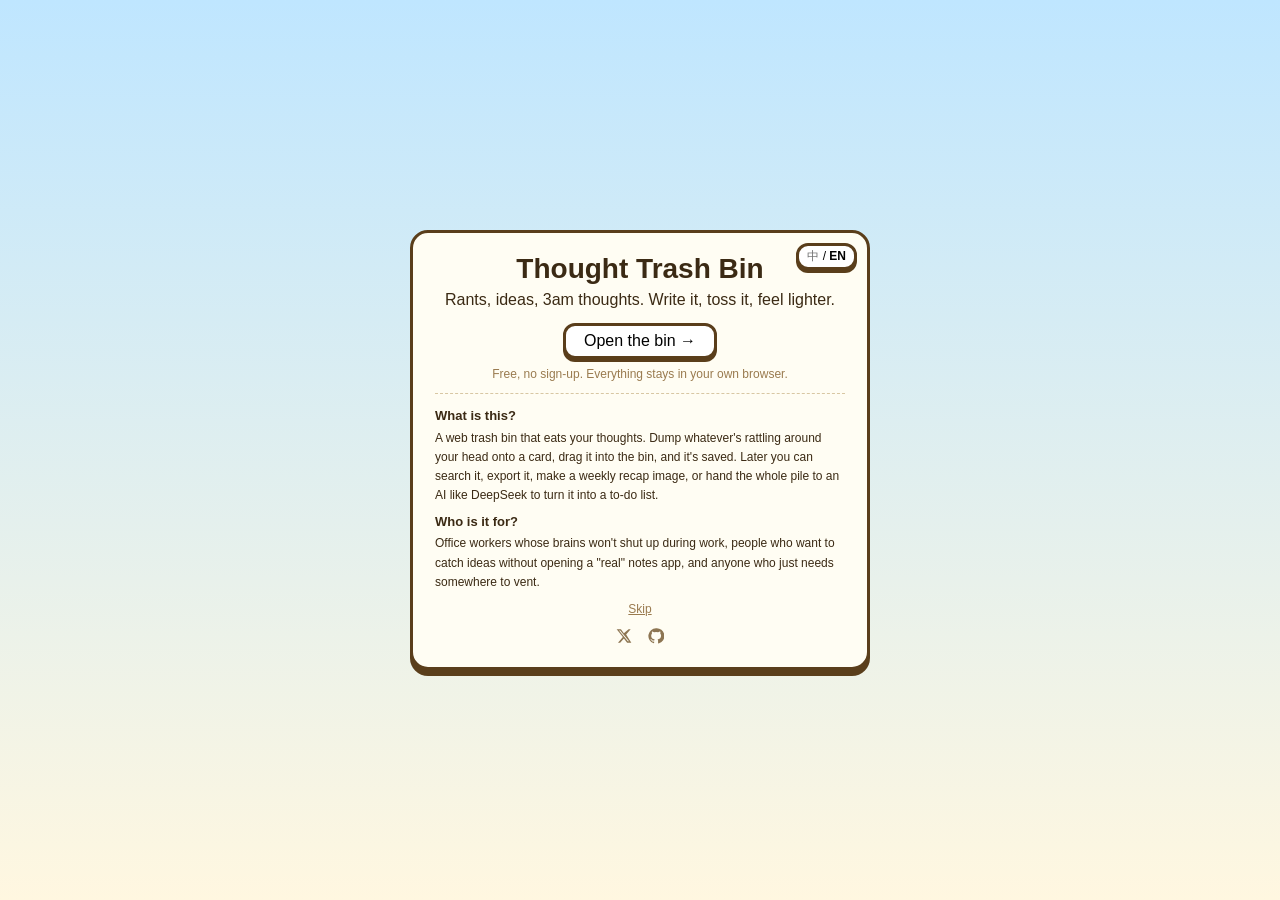
<file: index.html>
<!DOCTYPE html>
<html lang="zh-CN">
<head>
<meta charset="UTF-8">
<meta name="viewport" content="width=device-width, initial-scale=1">
<title>思绪垃圾桶 · 烦心事、灵感、心里话，写下来，扔进桶里</title>
<meta name="description" content="一个会“吃”想法的垃圾桶：随手写、拖进去、每周看回顾，还能交给 AI 帮你理清。免费，不用注册。">
<link rel="canonical" href="https://thought-trash-bin.pages.dev/">
<link rel="icon" href="favicon.svg" type="image/svg+xml">
<link rel="icon" href="favicon.png" type="image/png" sizes="64x64">
<link rel="apple-touch-icon" href="assets/apple-touch-icon.png">
<meta name="theme-color" content="#a8dcc0">
<meta property="og:type" content="website">
<meta property="og:site_name" content="思绪垃圾桶">
<meta property="og:title" content="思绪垃圾桶">
<meta property="og:description" content="一个会“吃”想法的垃圾桶：随手写、拖进去、每周看回顾，还能交给 AI 帮你理清。免费，不用注册。">
<meta property="og:url" content="https://thought-trash-bin.pages.dev/">
<meta property="og:image" content="https://thought-trash-bin.pages.dev/assets/og-image.png">
<meta property="og:image:width" content="1200">
<meta property="og:image:height" content="630">
<meta property="og:locale" content="zh_CN">
<meta property="og:locale:alternate" content="en_US">
<meta name="twitter:card" content="summary_large_image">
<meta name="twitter:title" content="思绪垃圾桶">
<meta name="twitter:description" content="一个会“吃”想法的垃圾桶：随手写、拖进去、每周看回顾，还能交给 AI 帮你理清。免费，不用注册。">
<meta name="twitter:image" content="https://thought-trash-bin.pages.dev/assets/og-image.png">
<link rel="stylesheet" href="css/style.css">
</head>
<body>
<header id="banner" aria-label="吐槽横幅" data-i18n-aria="banner.aria"><div id="banner-track"></div></header>
<nav id="toolbar">
  <button id="btn-list" data-i18n="tb.list">📜 想法列表</button>
  <button id="btn-review" title="本周回顾卡片（每周五自动弹出）" data-i18n="tb.review" data-i18n-title="tb.review.title">📅 本周回顾</button>
  <button id="btn-ai" data-i18n="tb.ai">🤖 AI整理</button>
  <button id="btn-backup" title="把全部想法导出成一个 .md 文件，换浏览器或清缓存也不怕丢" data-i18n="tb.backup" data-i18n-title="tb.backup.title">💾 导出备份</button>
  <button id="btn-settings" data-i18n="tb.settings">⚙ 设置</button>
  <button id="btn-help" aria-label="使用须知：所有操作和快捷键" data-i18n="tb.help" data-i18n-aria="tb.help.aria">❓ 使用须知</button>
  <button id="btn-lang" class="lang-toggle" aria-label="切换语言 / Switch language"><span class="cur">中</span> / <span>EN</span></button>
</nav>
<div id="hero" aria-label="简介" data-i18n-aria="hero.aria"><span class="brand" data-i18n="hero.brand">🗑️ 思绪垃圾桶</span><p class="headline" data-i18n="hero.headline">烦心事、灵感、心里话，写下来，扔进桶里。</p><p class="sub" data-i18n="hero.sub">拖进垃圾桶就保存，双击桶有惊喜。数据只存在你自己的浏览器里。</p></div>
<main id="stage" title="点空白处写一条新想法" data-i18n-title="stage.title"></main>
<button id="btn-add" title="新建对话框（快捷键 N 或 Ctrl+Alt+N）" data-i18n-title="add.title">+</button>
<div id="trash-wrap">
  <div id="trash" title="把对话框拖进来；双击或狂点有惊喜" data-i18n-title="trash.title">
    <svg viewBox="0 0 240 280" width="100%" height="100%" aria-hidden="true" overflow="visible">
<!-- 美术：assets/can/。四个状态合成一个内联 SVG，由 #trash[data-state] 切换 -->
<g class="can"><g id="body"><ellipse cx="120" cy="266" rx="74" ry="8" fill="#2f4a3c" opacity=".15"/>
 <rect x="62" y="248" width="22" height="14" rx="7" fill="#86c4a6" stroke="#2f4a3c" stroke-width="4"/><rect x="156" y="248" width="22" height="14" rx="7" fill="#86c4a6" stroke="#2f4a3c" stroke-width="4"/>
 <path d="M48 100 H192 L180 250 Q179 258 170 258 H70 Q61 258 60 250 Z" fill="#a8dcc0" stroke="#2f4a3c" stroke-width="5" stroke-linejoin="round"/>
 <path d="M60 104 L66 200" stroke="#bfe8d2" stroke-width="7" stroke-linecap="round" opacity=".9"/>
 <rect x="42" y="96" width="156" height="18" rx="9" fill="#86c4a6" stroke="#2f4a3c" stroke-width="5"/>
 <path d="M96 214 v24 M120 214 v26 M144 214 v24" stroke="#86c4a6" stroke-width="5" stroke-linecap="round"/></g>
<g id="peek"><g class="paper " style="--i:0" transform="translate(150 86)"><path d="M-12 -3.5999999999999996 L-6.0 -12 L3.5999999999999996 -10.2 L12 -2.4000000000000004 L8.399999999999999 9.600000000000001 L-4.800000000000001 12 Z" fill="#f5efdc" stroke="#8a7a5c" stroke-width="2.5" stroke-linejoin="round"/><path d="M-6.0 -2.4000000000000004 L0 1.2000000000000002 L6.0 -4.800000000000001 M0 1.2000000000000002 L-1.2000000000000002 7.199999999999999" stroke="#b5a481" stroke-width="1.8" fill="none" stroke-linecap="round"/></g><g class="paper " style="--i:0" transform="translate(172 80)"><path d="M-11 -3.3 L-5.5 -11 L3.3 -9.35 L11 -2.2 L7.699999999999999 8.8 L-4.4 11 Z" fill="#f5efdc" stroke="#8a7a5c" stroke-width="2.5" stroke-linejoin="round"/><path d="M-5.5 -2.2 L0 1.1 L5.5 -4.4 M0 1.1 L-1.1 6.6" stroke="#b5a481" stroke-width="1.8" fill="none" stroke-linecap="round"/></g><g class="paper " style="--i:0" transform="translate(186 92)"><path d="M-9 -2.6999999999999997 L-4.5 -9 L2.6999999999999997 -7.6499999999999995 L9 -1.8 L6.3 7.2 L-3.6 9 Z" fill="#f5efdc" stroke="#8a7a5c" stroke-width="2.5" stroke-linejoin="round"/><path d="M-4.5 -1.8 L0 0.9 L4.5 -3.6 M0 0.9 L-0.9 5.3999999999999995" stroke="#b5a481" stroke-width="1.8" fill="none" stroke-linecap="round"/></g><g class="paper " style="--i:0" transform="translate(130 92)"><path d="M-9 -2.6999999999999997 L-4.5 -9 L2.6999999999999997 -7.6499999999999995 L9 -1.8 L6.3 7.2 L-3.6 9 Z" fill="#f5efdc" stroke="#8a7a5c" stroke-width="2.5" stroke-linejoin="round"/><path d="M-4.5 -1.8 L0 0.9 L4.5 -3.6 M0 0.9 L-0.9 5.3999999999999995" stroke="#b5a481" stroke-width="1.8" fill="none" stroke-linecap="round"/></g><g class="paper " style="--i:0" transform="translate(196 104)"><path d="M-8 -2.4 L-4.0 -8 L2.4 -6.8 L8 -1.6 L5.6 6.4 L-3.2 8 Z" fill="#f5efdc" stroke="#8a7a5c" stroke-width="2.5" stroke-linejoin="round"/><path d="M-4.0 -1.6 L0 0.8 L4.0 -3.2 M0 0.8 L-0.8 4.8" stroke="#b5a481" stroke-width="1.8" fill="none" stroke-linecap="round"/></g></g>
<g id="overflow"><g class="paper " style="--i:0" transform="translate(80 90)"><path d="M-13 -3.9 L-6.5 -13 L3.9 -11.049999999999999 L13 -2.6 L9.1 10.4 L-5.2 13 Z" fill="#f5efdc" stroke="#8a7a5c" stroke-width="2.5" stroke-linejoin="round"/><path d="M-6.5 -2.6 L0 1.3 L6.5 -5.2 M0 1.3 L-1.3 7.8" stroke="#b5a481" stroke-width="1.8" fill="none" stroke-linecap="round"/></g><g class="paper " style="--i:0" transform="translate(110 82)"><path d="M-14 -4.2 L-7.0 -14 L4.2 -11.9 L14 -2.8000000000000003 L9.799999999999999 11.200000000000001 L-5.6000000000000005 14 Z" fill="#f5efdc" stroke="#8a7a5c" stroke-width="2.5" stroke-linejoin="round"/><path d="M-7.0 -2.8000000000000003 L0 1.4000000000000001 L7.0 -5.6000000000000005 M0 1.4000000000000001 L-1.4000000000000001 8.4" stroke="#b5a481" stroke-width="1.8" fill="none" stroke-linecap="round"/></g><g class="paper " style="--i:0" transform="translate(140 80)"><path d="M-13 -3.9 L-6.5 -13 L3.9 -11.049999999999999 L13 -2.6 L9.1 10.4 L-5.2 13 Z" fill="#f5efdc" stroke="#8a7a5c" stroke-width="2.5" stroke-linejoin="round"/><path d="M-6.5 -2.6 L0 1.3 L6.5 -5.2 M0 1.3 L-1.3 7.8" stroke="#b5a481" stroke-width="1.8" fill="none" stroke-linecap="round"/></g><g class="paper " style="--i:0" transform="translate(168 86)"><path d="M-12 -3.5999999999999996 L-6.0 -12 L3.5999999999999996 -10.2 L12 -2.4000000000000004 L8.399999999999999 9.600000000000001 L-4.800000000000001 12 Z" fill="#f5efdc" stroke="#8a7a5c" stroke-width="2.5" stroke-linejoin="round"/><path d="M-6.0 -2.4000000000000004 L0 1.2000000000000002 L6.0 -4.800000000000001 M0 1.2000000000000002 L-1.2000000000000002 7.199999999999999" stroke="#b5a481" stroke-width="1.8" fill="none" stroke-linecap="round"/></g><g class="paper " style="--i:0" transform="translate(60 98)"><path d="M-9 -2.6999999999999997 L-4.5 -9 L2.6999999999999997 -7.6499999999999995 L9 -1.8 L6.3 7.2 L-3.6 9 Z" fill="#f5efdc" stroke="#8a7a5c" stroke-width="2.5" stroke-linejoin="round"/><path d="M-4.5 -1.8 L0 0.9 L4.5 -3.6 M0 0.9 L-0.9 5.3999999999999995" stroke="#b5a481" stroke-width="1.8" fill="none" stroke-linecap="round"/></g><g class="paper " style="--i:0" transform="translate(186 98)"><path d="M-10 -3.0 L-5.0 -10 L3.0 -8.5 L10 -2.0 L7.0 8.0 L-4.0 10 Z" fill="#f5efdc" stroke="#8a7a5c" stroke-width="2.5" stroke-linejoin="round"/><path d="M-5.0 -2.0 L0 1.0 L5.0 -4.0 M0 1.0 L-1.0 6.0" stroke="#b5a481" stroke-width="1.8" fill="none" stroke-linecap="round"/></g><g class="paper " style="--i:0" transform="translate(124 70)"><path d="M-10 -3.0 L-5.0 -10 L3.0 -8.5 L10 -2.0 L7.0 8.0 L-4.0 10 Z" fill="#f5efdc" stroke="#8a7a5c" stroke-width="2.5" stroke-linejoin="round"/><path d="M-5.0 -2.0 L0 1.0 L5.0 -4.0 M0 1.0 L-1.0 6.0" stroke="#b5a481" stroke-width="1.8" fill="none" stroke-linecap="round"/></g></g>
<g class="spray"><g class="paper " style="--i:0;--dx:-99px;--dy:-48px;--r:42deg" transform="translate(113 92)"><path d="M-12 -3.5999999999999996 L-6.0 -12 L3.5999999999999996 -10.2 L12 -2.4000000000000004 L8.399999999999999 9.600000000000001 L-4.800000000000001 12 Z" fill="#f5efdc" stroke="#8a7a5c" stroke-width="2.5" stroke-linejoin="round"/><path d="M-6.0 -2.4000000000000004 L0 1.2000000000000002 L6.0 -4.800000000000001 M0 1.2000000000000002 L-1.2000000000000002 7.199999999999999" stroke="#b5a481" stroke-width="1.8" fill="none" stroke-linecap="round"/></g><g class="paper " style="--i:1;--dx:-31px;--dy:-70px;--r:-81deg" transform="translate(106 92)"><path d="M-12 -3.5999999999999996 L-6.0 -12 L3.5999999999999996 -10.2 L12 -2.4000000000000004 L8.399999999999999 9.600000000000001 L-4.800000000000001 12 Z" fill="#f5efdc" stroke="#8a7a5c" stroke-width="2.5" stroke-linejoin="round"/><path d="M-6.0 -2.4000000000000004 L0 1.2000000000000002 L6.0 -4.800000000000001 M0 1.2000000000000002 L-1.2000000000000002 7.199999999999999" stroke="#b5a481" stroke-width="1.8" fill="none" stroke-linecap="round"/></g><g class="paper " style="--i:2;--dx:-90px;--dy:-74px;--r:43deg" transform="translate(143 92)"><path d="M-12 -3.5999999999999996 L-6.0 -12 L3.5999999999999996 -10.2 L12 -2.4000000000000004 L8.399999999999999 9.600000000000001 L-4.800000000000001 12 Z" fill="#f5efdc" stroke="#8a7a5c" stroke-width="2.5" stroke-linejoin="round"/><path d="M-6.0 -2.4000000000000004 L0 1.2000000000000002 L6.0 -4.800000000000001 M0 1.2000000000000002 L-1.2000000000000002 7.199999999999999" stroke="#b5a481" stroke-width="1.8" fill="none" stroke-linecap="round"/></g><g class="paper " style="--i:3;--dx:49px;--dy:-54px;--r:67deg" transform="translate(130 92)"><path d="M-9 -2.6999999999999997 L-4.5 -9 L2.6999999999999997 -7.6499999999999995 L9 -1.8 L6.3 7.2 L-3.6 9 Z" fill="#f5efdc" stroke="#8a7a5c" stroke-width="2.5" stroke-linejoin="round"/><path d="M-4.5 -1.8 L0 0.9 L4.5 -3.6 M0 0.9 L-0.9 5.3999999999999995" stroke="#b5a481" stroke-width="1.8" fill="none" stroke-linecap="round"/></g><g class="paper " style="--i:4;--dx:31px;--dy:-44px;--r:-179deg" transform="translate(100 92)"><path d="M-12 -3.5999999999999996 L-6.0 -12 L3.5999999999999996 -10.2 L12 -2.4000000000000004 L8.399999999999999 9.600000000000001 L-4.800000000000001 12 Z" fill="#f5efdc" stroke="#8a7a5c" stroke-width="2.5" stroke-linejoin="round"/><path d="M-6.0 -2.4000000000000004 L0 1.2000000000000002 L6.0 -4.800000000000001 M0 1.2000000000000002 L-1.2000000000000002 7.199999999999999" stroke="#b5a481" stroke-width="1.8" fill="none" stroke-linecap="round"/></g><g class="paper " style="--i:5;--dx:33px;--dy:-57px;--r:168deg" transform="translate(120 92)"><path d="M-12 -3.5999999999999996 L-6.0 -12 L3.5999999999999996 -10.2 L12 -2.4000000000000004 L8.399999999999999 9.600000000000001 L-4.800000000000001 12 Z" fill="#f5efdc" stroke="#8a7a5c" stroke-width="2.5" stroke-linejoin="round"/><path d="M-6.0 -2.4000000000000004 L0 1.2000000000000002 L6.0 -4.800000000000001 M0 1.2000000000000002 L-1.2000000000000002 7.199999999999999" stroke="#b5a481" stroke-width="1.8" fill="none" stroke-linecap="round"/></g><g class="paper " style="--i:6;--dx:84px;--dy:-65px;--r:27deg" transform="translate(136 92)"><path d="M-12 -3.5999999999999996 L-6.0 -12 L3.5999999999999996 -10.2 L12 -2.4000000000000004 L8.399999999999999 9.600000000000001 L-4.800000000000001 12 Z" fill="#f5efdc" stroke="#8a7a5c" stroke-width="2.5" stroke-linejoin="round"/><path d="M-6.0 -2.4000000000000004 L0 1.2000000000000002 L6.0 -4.800000000000001 M0 1.2000000000000002 L-1.2000000000000002 7.199999999999999" stroke="#b5a481" stroke-width="1.8" fill="none" stroke-linecap="round"/></g><g class="paper " style="--i:7;--dx:-76px;--dy:-46px;--r:53deg" transform="translate(92 92)"><path d="M-9 -2.6999999999999997 L-4.5 -9 L2.6999999999999997 -7.6499999999999995 L9 -1.8 L6.3 7.2 L-3.6 9 Z" fill="#f5efdc" stroke="#8a7a5c" stroke-width="2.5" stroke-linejoin="round"/><path d="M-4.5 -1.8 L0 0.9 L4.5 -3.6 M0 0.9 L-0.9 5.3999999999999995" stroke="#b5a481" stroke-width="1.8" fill="none" stroke-linecap="round"/></g></g>
<g class="lid-fight"><g id="lid" class="lid"><path d="M40 92 Q40 50 120 46 Q200 50 200 92 Z" fill="#a8dcc0" stroke="#2f4a3c" stroke-width="5" stroke-linejoin="round"/>
 <path d="M64 78 Q72 60 100 56" stroke="#bfe8d2" stroke-width="6" fill="none" stroke-linecap="round"/>
 <rect x="104" y="32" width="32" height="16" rx="8" fill="#86c4a6" stroke="#2f4a3c" stroke-width="5"/>
 <rect x="36" y="86" width="168" height="12" rx="6" fill="#86c4a6" stroke="#2f4a3c" stroke-width="5"/></g></g>
<g id="face" class="face">
 <g id="brows" style="opacity:0">
  <path id="brow-l" d="M78 132 L100 140" stroke="#2f4a3c" stroke-width="4.5" stroke-linecap="round"/>
  <path id="brow-r" d="M162 132 L140 140" stroke="#2f4a3c" stroke-width="4.5" stroke-linecap="round"/></g>
 <g id="eye-l" class="eye" style="transform-origin:94px 156px"><g><ellipse cx="94" cy="156" rx="9" ry="11" fill="#2f4a3c"/><circle cx="97" cy="151" r="3" fill="#fff"/></g></g>
 <g id="eye-r" class="eye" style="transform-origin:146px 156px"><g><ellipse cx="146" cy="156" rx="9" ry="11" fill="#2f4a3c"/><circle cx="149" cy="151" r="3" fill="#fff"/></g></g>
 <ellipse id="cheek-l" cx="76" cy="176" rx="10" ry="6" fill="#f4a3a3" opacity="0.7"/>
 <ellipse id="cheek-r" cx="164" cy="176" rx="10" ry="6" fill="#f4a3a3" opacity="0.7"/>
 <path id="mouth-smile" d="M106 176 Q120 192 134 176" stroke="#2f4a3c" stroke-width="4.5" fill="none" stroke-linecap="round" style="opacity:1"/>
 <path id="mouth-frown" d="M106 188 Q120 174 134 188" stroke="#2f4a3c" stroke-width="4.5" fill="none" stroke-linecap="round" style="opacity:0"/>
 <path id="sweat" d="M172 128 q6 10 0 14 q-6 -4 0 -14Z" fill="#9fd3f0" stroke="#2f4a3c" stroke-width="2" style="opacity:0"/>
</g></g>
</svg>
  </div>
  <div id="counter"><span data-i18n="counter.pre">已吃掉</span> <b id="count">0</b> <span data-i18n="counter.post">条</span></div>
</div>
<aside id="panel" class="hidden">
  <div class="panel-head"><h2 id="panel-title">想法列表</h2><button id="panel-close" aria-label="关闭" data-i18n-aria="panel.close">✕</button></div>
  <div id="panel-body"></div>
</aside>
<div id="toast"></div>
<footer id="author" class="author-links"><a class="ico" href="https://x.com/PinkY63990316?utm_source=ttb" target="_blank" rel="noopener" title="来 X 找我聊" aria-label="来 X 找我聊" data-i18n-title="author.x" data-i18n-aria="author.x"><svg viewBox="0 0 24 24" width="16" height="16" aria-hidden="true"><path fill="currentColor" d="M18.9 2H22l-6.8 7.8L23 22h-6.3l-4.9-6.4L6.2 22H3l7.3-8.4L1 2h6.4l4.4 5.9L18.9 2zm-1.1 18h1.7L6.3 3.9H4.5L17.8 20z"/></svg></a><a class="ico" href="https://github.com/IvanYang297" target="_blank" rel="noopener" title="看看源码" aria-label="看看源码" data-i18n-title="author.gh" data-i18n-aria="author.gh"><svg viewBox="0 0 24 24" width="16" height="16" aria-hidden="true"><path fill="currentColor" d="M12 .5a11.5 11.5 0 0 0-3.6 22.4c.6.1.8-.3.8-.6v-2c-3.2.7-3.9-1.5-3.9-1.5-.5-1.3-1.3-1.7-1.3-1.7-1-.7.1-.7.1-.7 1.2.1 1.8 1.2 1.8 1.2 1 1.8 2.8 1.3 3.5 1 .1-.8.4-1.3.7-1.6-2.6-.3-5.3-1.3-5.3-5.7 0-1.3.5-2.3 1.2-3.1-.1-.3-.5-1.5.1-3.1 0 0 1-.3 3.2 1.2a11 11 0 0 1 5.8 0c2.2-1.5 3.2-1.2 3.2-1.2.6 1.6.2 2.8.1 3.1.8.8 1.2 1.9 1.2 3.1 0 4.4-2.7 5.4-5.3 5.7.4.4.8 1.1.8 2.2v3.3c0 .3.2.7.8.6A11.5 11.5 0 0 0 12 .5z"/></svg></a></footer>
<section id="landing" hidden>
  <div class="land-box">
    <button id="land-lang" class="lang-toggle" aria-label="切换语言 / Switch language"><span class="cur">中</span> / <span>EN</span></button>
    <h1 data-i18n="land.title">思绪垃圾桶</h1>
    <p class="land-intro" data-i18n="land.intro">烦心事、灵感、心里话，写下来，扔进桶里。</p>
    <button id="land-enter" data-i18n="land.enter">进入垃圾桶 →</button>
    <p class="land-small" data-i18n="land.small">免费，不用注册，内容只存在你自己的浏览器里。</p>
    <div class="land-more">
      <h2 data-i18n="land.what.h">这是什么</h2>
      <p data-i18n="land.what.p">一个会“吃”想法的网页垃圾桶：把脑子里乱糟糟的念头写在卡片上，拖进桶里就自动保存。之后可以搜索、导出、每周生成一张回顾图，也能一键交给 DeepSeek 等 AI 帮你理成要做的事。</p>
      <h2 data-i18n="land.who.h">适合谁</h2>
      <p data-i18n="land.who.p">上班时脑子停不下来的打工人、想随手记灵感又懒得开笔记软件的人、需要找个地方吐槽和说心里话的人。</p>
    </div>
    <a href="#" id="land-skip" data-i18n="land.skip">跳过</a>
    <p class="land-author author-links"><a class="ico" href="https://x.com/PinkY63990316?utm_source=ttb" target="_blank" rel="noopener" title="来 X 找我聊" aria-label="来 X 找我聊" data-i18n-title="author.x" data-i18n-aria="author.x"><svg viewBox="0 0 24 24" width="16" height="16" aria-hidden="true"><path fill="currentColor" d="M18.9 2H22l-6.8 7.8L23 22h-6.3l-4.9-6.4L6.2 22H3l7.3-8.4L1 2h6.4l4.4 5.9L18.9 2zm-1.1 18h1.7L6.3 3.9H4.5L17.8 20z"/></svg></a><a class="ico" href="https://github.com/IvanYang297" target="_blank" rel="noopener" title="看看源码" aria-label="看看源码" data-i18n-title="author.gh" data-i18n-aria="author.gh"><svg viewBox="0 0 24 24" width="16" height="16" aria-hidden="true"><path fill="currentColor" d="M12 .5a11.5 11.5 0 0 0-3.6 22.4c.6.1.8-.3.8-.6v-2c-3.2.7-3.9-1.5-3.9-1.5-.5-1.3-1.3-1.7-1.3-1.7-1-.7.1-.7.1-.7 1.2.1 1.8 1.2 1.8 1.2 1 1.8 2.8 1.3 3.5 1 .1-.8.4-1.3.7-1.6-2.6-.3-5.3-1.3-5.3-5.7 0-1.3.5-2.3 1.2-3.1-.1-.3-.5-1.5.1-3.1 0 0 1-.3 3.2 1.2a11 11 0 0 1 5.8 0c2.2-1.5 3.2-1.2 3.2-1.2.6 1.6.2 2.8.1 3.1.8.8 1.2 1.9 1.2 3.1 0 4.4-2.7 5.4-5.3 5.7.4.4.8 1.1.8 2.2v3.3c0 .3.2.7.8.6A11.5 11.5 0 0 0 12 .5z"/></svg></a></p>
  </div>
</section>
<script type="module" src="js/main.js"></script>
<script defer src='https://static.cloudflareinsights.com/beacon.min.js' data-cf-beacon='{"token": "836cdbf924a947f6913b8a072fdf0786"}'></script>
</body>
</html>
</file>
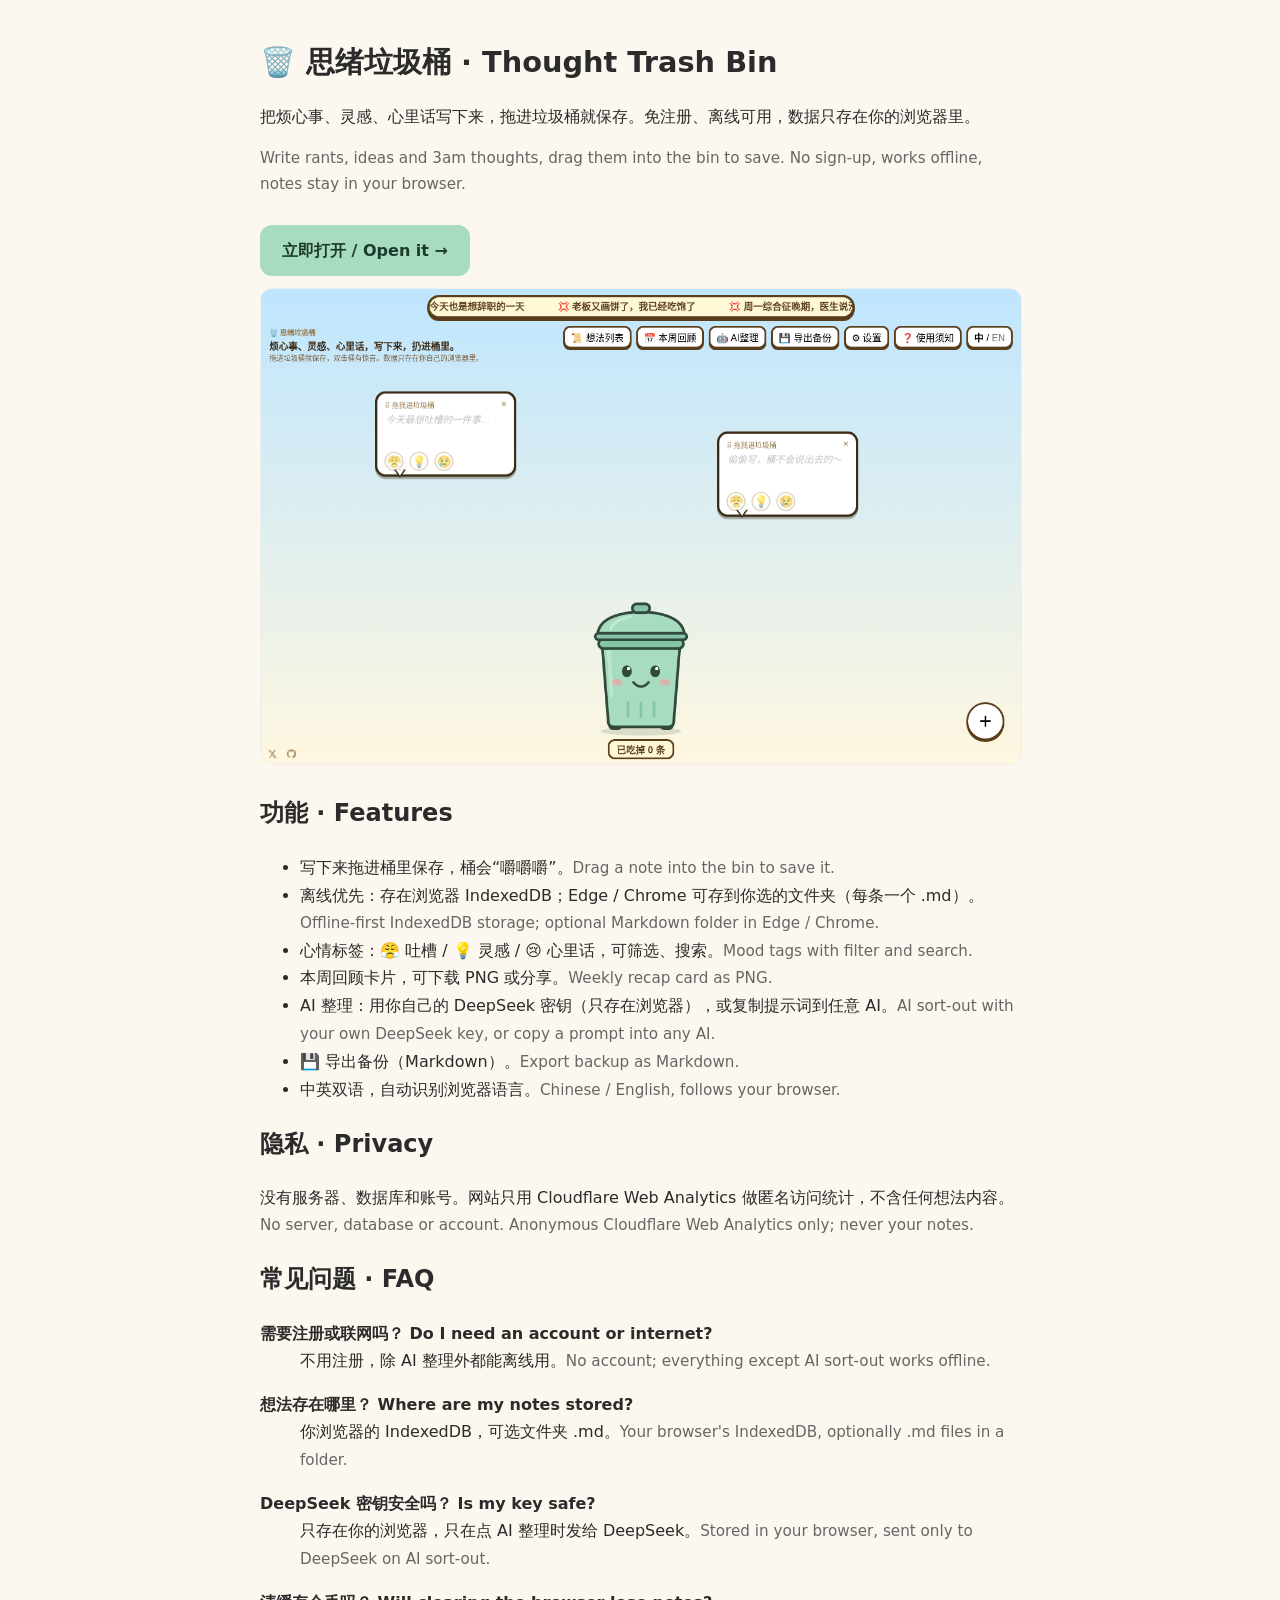
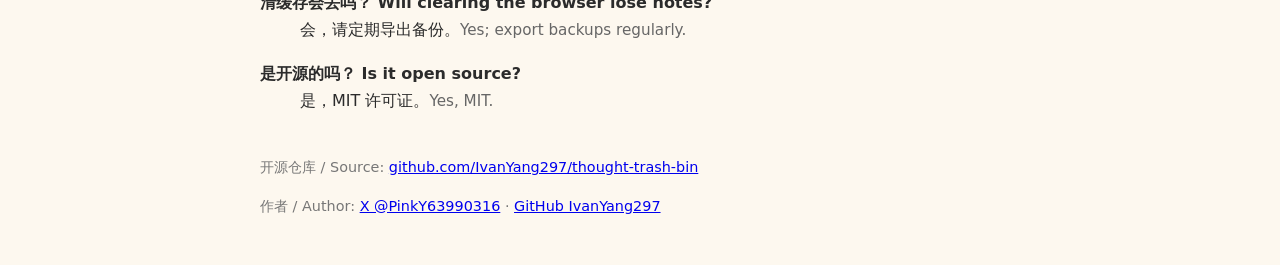
<file: about.html>
<!DOCTYPE html>
<html lang="zh-CN">
<head>
<meta charset="UTF-8">
<meta name="viewport" content="width=device-width, initial-scale=1">
<title>思绪垃圾桶 Thought Trash Bin｜离线、免注册的想法垃圾桶 · Offline brain dump</title>
<meta name="description" content="思绪垃圾桶：把烦心事、灵感、心里话写下来拖进垃圾桶保存。免注册、离线可用、数据只存浏览器，可用 DeepSeek 或任意 AI 整理。Free, open-source, offline brain dump that keeps notes in your browser.">
<link rel="canonical" href="https://thought-trash-bin.pages.dev/about">
<link rel="icon" href="/favicon.svg" type="image/svg+xml">
<meta property="og:type" content="website">
<meta property="og:site_name" content="思绪垃圾桶 Thought Trash Bin">
<meta property="og:title" content="思绪垃圾桶 · Thought Trash Bin — 离线、免注册的想法垃圾桶">
<meta property="og:description" content="写下来，拖进桶里。数据只存在你的浏览器。Write it, toss it, feel lighter.">
<meta property="og:url" content="https://thought-trash-bin.pages.dev/about">
<meta property="og:image" content="https://thought-trash-bin.pages.dev/assets/og-image.png">
<meta property="og:locale" content="zh_CN">
<meta property="og:locale:alternate" content="en_US">
<meta name="twitter:card" content="summary_large_image">
<meta name="twitter:site" content="@PinkY63990316">
<script type="application/ld+json">
{
  "@context": "https://schema.org",
  "@type": "SoftwareApplication",
  "name": "思绪垃圾桶 Thought Trash Bin",
  "alternateName": ["Thought Trash Bin", "思绪垃圾桶"],
  "applicationCategory": "LifestyleApplication",
  "operatingSystem": "Web browser",
  "url": "https://thought-trash-bin.pages.dev/",
  "image": "https://thought-trash-bin.pages.dev/assets/og-image.png",
  "description": "Offline, no-account brain dump web app: write notes, drag them into a bin to save. Notes stay in the browser (IndexedDB) or a local folder as Markdown. Optional AI sort-out with your own DeepSeek key. Chinese and English.",
  "inLanguage": ["zh-CN", "en"],
  "softwareVersion": "1.2.1",
  "license": "https://opensource.org/licenses/MIT",
  "isAccessibleForFree": true,
  "offers": {"@type": "Offer", "price": "0", "priceCurrency": "USD"},
  "codeRepository": "https://github.com/IvanYang297/thought-trash-bin",
  "author": {"@type": "Person", "name": "IvanYang297", "url": "https://github.com/IvanYang297", "sameAs": ["https://x.com/PinkY63990316"]},
  "featureList": ["Drag a note into the bin to save", "Offline-first, stored in IndexedDB", "Optional Markdown folder saving (File System Access API, Edge/Chrome)", "Mood tags", "Weekly recap card (PNG)", "AI sort-out with your own DeepSeek key", "Copyable prompt for any AI", "Export backup as Markdown", "Chinese / English"]
}
</script>
<script type="application/ld+json">
{
  "@context": "https://schema.org",
  "@type": "FAQPage",
  "mainEntity": [
    {"@type": "Question", "name": "需要注册或联网吗？Do I need an account or internet?", "acceptedAnswer": {"@type": "Answer", "text": "不用注册，除 AI 整理外都能离线用。No account; everything except AI sort-out works offline."}},
    {"@type": "Question", "name": "想法存在哪里？Where are my notes stored?", "acceptedAnswer": {"@type": "Answer", "text": "存在你浏览器的 IndexedDB，Edge/Chrome 可另存为文件夹里的 .md 文件，没有服务器。In your browser's IndexedDB, optionally as .md files in a folder you pick (Edge/Chrome). No server."}},
    {"@type": "Question", "name": "DeepSeek 密钥安全吗？Is my DeepSeek key safe?", "acceptedAnswer": {"@type": "Answer", "text": "密钥只存在你的浏览器，只在点 AI 整理时发给 DeepSeek。The key stays in your browser and is sent only to DeepSeek when you click AI sort-out."}},
    {"@type": "Question", "name": "清缓存会丢吗？Will clearing the browser lose notes?", "acceptedAnswer": {"@type": "Answer", "text": "会，请用导出备份或文件夹保存。Yes; use Export backup or folder saving."}},
    {"@type": "Question", "name": "是开源的吗？Is it open source?", "acceptedAnswer": {"@type": "Answer", "text": "是，MIT 许可证。Yes, MIT licensed."}}
  ]
}
</script>
<style>
body{margin:0;font-family:system-ui,-apple-system,"PingFang SC","Microsoft YaHei",sans-serif;background:#fdf8ef;color:#2b2b2b;line-height:1.7}
main{max-width:760px;margin:0 auto;padding:32px 20px}
h1{font-size:1.8rem;margin:.2em 0}
.en{color:#666;font-size:.95em}
.cta{display:inline-block;background:#a8dcc0;color:#1d3b2c;padding:12px 22px;border-radius:12px;text-decoration:none;font-weight:600;margin:12px 0}
img{max-width:100%;border-radius:12px;border:1px solid #eee}
dt{font-weight:600;margin-top:1em}
footer{margin-top:40px;font-size:.9em;color:#777}
</style>
</head>
<body>
<main>
<h1>🗑️ 思绪垃圾桶 · Thought Trash Bin</h1>
<p>把烦心事、灵感、心里话写下来，拖进垃圾桶就保存。免注册、离线可用，数据只存在你的浏览器里。</p>
<p class="en">Write rants, ideas and 3am thoughts, drag them into the bin to save. No sign-up, works offline, notes stay in your browser.</p>
<a class="cta" href="/">立即打开 / Open it →</a>
<img src="/docs/screenshot.png" alt="思绪垃圾桶截图：把想法拖进垃圾桶 / Dragging a note into the bin" width="1200" loading="lazy">

<h2>功能 · Features</h2>
<ul>
<li>写下来拖进桶里保存，桶会“嚼嚼嚼”。<span class="en">Drag a note into the bin to save it.</span></li>
<li>离线优先：存在浏览器 IndexedDB；Edge / Chrome 可存到你选的文件夹（每条一个 .md）。<span class="en">Offline-first IndexedDB storage; optional Markdown folder in Edge / Chrome.</span></li>
<li>心情标签：😤 吐槽 / 💡 灵感 / 😢 心里话，可筛选、搜索。<span class="en">Mood tags with filter and search.</span></li>
<li>本周回顾卡片，可下载 PNG 或分享。<span class="en">Weekly recap card as PNG.</span></li>
<li>AI 整理：用你自己的 DeepSeek 密钥（只存在浏览器），或复制提示词到任意 AI。<span class="en">AI sort-out with your own DeepSeek key, or copy a prompt into any AI.</span></li>
<li>💾 导出备份（Markdown）。<span class="en">Export backup as Markdown.</span></li>
<li>中英双语，自动识别浏览器语言。<span class="en">Chinese / English, follows your browser.</span></li>
</ul>

<h2>隐私 · Privacy</h2>
<p>没有服务器、数据库和账号。网站只用 Cloudflare Web Analytics 做匿名访问统计，不含任何想法内容。<span class="en">No server, database or account. Anonymous Cloudflare Web Analytics only; never your notes.</span></p>

<h2>常见问题 · FAQ</h2>
<dl>
<dt>需要注册或联网吗？ Do I need an account or internet?</dt>
<dd>不用注册，除 AI 整理外都能离线用。<span class="en">No account; everything except AI sort-out works offline.</span></dd>
<dt>想法存在哪里？ Where are my notes stored?</dt>
<dd>你浏览器的 IndexedDB，可选文件夹 .md。<span class="en">Your browser's IndexedDB, optionally .md files in a folder.</span></dd>
<dt>DeepSeek 密钥安全吗？ Is my key safe?</dt>
<dd>只存在你的浏览器，只在点 AI 整理时发给 DeepSeek。<span class="en">Stored in your browser, sent only to DeepSeek on AI sort-out.</span></dd>
<dt>清缓存会丢吗？ Will clearing the browser lose notes?</dt>
<dd>会，请定期导出备份。<span class="en">Yes; export backups regularly.</span></dd>
<dt>是开源的吗？ Is it open source?</dt>
<dd>是，MIT 许可证。<span class="en">Yes, MIT.</span></dd>
</dl>

<footer>
<p>开源仓库 / Source: <a href="https://github.com/IvanYang297/thought-trash-bin">github.com/IvanYang297/thought-trash-bin</a></p>
<p>作者 / Author: <a href="https://x.com/PinkY63990316">X @PinkY63990316</a> · <a href="https://github.com/IvanYang297">GitHub IvanYang297</a></p>
</footer>
</main>
</body>
</html>
</file>
<file: css/style.css>
*{box-sizing:border-box}
html,body{margin:0;height:100%;overflow:hidden;font-family:"PingFang SC","Microsoft YaHei",sans-serif;background:linear-gradient(#bfe6ff,#fff7e0)}
#banner{position:fixed;top:10px;left:50%;transform:translateX(-50%);width:min(720px,80vw);height:40px;overflow:hidden;background:#fff8d6;border:4px solid #5a3e1b;border-radius:20px;z-index:20;box-shadow:0 4px 0 #5a3e1b}
#banner-track{display:inline-flex;white-space:nowrap;line-height:32px;animation:marquee 80s linear infinite}
#banner-track span{padding:0 28px;color:#5a3e1b;font-weight:bold}
@keyframes marquee{from{transform:translateX(0)}to{transform:translateX(-50%)}}
#toolbar{position:fixed;top:62px;right:14px;display:flex;gap:8px;z-index:20}
button{font:inherit;cursor:pointer;background:#fff;border:3px solid #5a3e1b;border-radius:12px;padding:4px 10px;box-shadow:0 3px 0 #5a3e1b}
button:active{transform:translateY(2px);box-shadow:0 1px 0 #5a3e1b}
#stage{position:fixed;inset:0;z-index:1}
#btn-add{position:fixed;right:28px;bottom:40px;width:64px;height:64px;border-radius:50%;font-size:36px;z-index:20}
.bubble{position:absolute;min-width:160px;max-width:260px;background:#fff;border:4px solid #3b2a14;border-radius:18px;padding:10px 12px 8px;z-index:5;box-shadow:0 4px 0 rgba(59,42,20,.35);animation:bob 3s ease-in-out infinite;touch-action:none}
.bubble.dragging{animation:none;opacity:.85;z-index:30;cursor:grabbing}
.bubble::after{content:"";position:absolute;bottom:-16px;left:28px;border:10px solid transparent;border-top:14px solid #3b2a14}
.bubble::before{content:"";position:absolute;bottom:-9px;left:31px;border:7px solid transparent;border-top:10px solid #fff;z-index:1}
.bubble .grip{height:14px;cursor:grab;display:flex;justify-content:space-between;font-size:12px;color:#9a7b4f;margin-bottom:4px}
.bubble .close{cursor:pointer}
.bubble textarea{width:100%;min-height:60px;border:none;outline:none;resize:none;font:inherit;background:transparent}
@keyframes bob{0%,100%{translate:0 0}50%{translate:0 -6px}}
#trash-wrap{position:fixed;bottom:0;left:50%;transform:translateX(-50%);display:flex;flex-direction:column;align-items:center;z-index:10}
#trash{width:min(220px,30vw);aspect-ratio:240/280;cursor:pointer;user-select:none}
#counter{background:#fff8d6;border:3px solid #5a3e1b;border-radius:12px;padding:2px 12px;margin-bottom:8px;font-weight:bold;color:#5a3e1b}
.scrap{position:fixed;width:180px;background:#fffdf3;border:2px solid #b49a6a;border-radius:4px;padding:6px 8px;font-size:13px;z-index:40;box-shadow:2px 3px 6px rgba(0,0,0,.2);transition:transform 1s cubic-bezier(.2,.8,.3,1),opacity .6s;pointer-events:auto}
.scrap time{display:block;color:#c0392b;font-weight:bold;font-size:12px}
#panel{position:fixed;top:0;right:0;width:min(380px,92vw);height:100%;background:#fffdf3;border-left:4px solid #5a3e1b;z-index:50;display:flex;flex-direction:column;padding:12px}
#panel.hidden{display:none}
.panel-head{display:flex;justify-content:space-between;align-items:center}
.panel-head h2{margin:0;font-size:20px}
#panel-body{overflow:auto;flex:1}
#panel-body input[type=search],#panel-body input[type=password],#panel-body textarea{width:100%;font:inherit;padding:6px;border:2px solid #5a3e1b;border-radius:8px;margin:6px 0}
.note-item{border-bottom:1px dashed #b49a6a;padding:6px 0;display:flex;gap:6px}
.note-item time{color:#888;font-size:12px;display:block}
.note-item .txt{flex:1;white-space:pre-wrap;word-break:break-all}
.row{display:flex;gap:6px;flex-wrap:wrap;margin:6px 0}
pre.result{white-space:pre-wrap;background:#fff;border:2px solid #ddd;padding:8px;border-radius:8px}
#toast{position:fixed;left:50%;top:110px;transform:translateX(-50%);background:#3b2a14;color:#fff;padding:6px 14px;border-radius:12px;opacity:0;transition:opacity .3s;z-index:60;pointer-events:none}
#toast.show{opacity:1}

.bubble textarea{color:#2b1d0e}
.bubble textarea::placeholder{color:#9e9e9e;opacity:.6;font-style:italic}
.bubble textarea:focus::placeholder{opacity:.35}
.bubble.bounce{transition:left .5s cubic-bezier(.34,1.56,.64,1),top .5s cubic-bezier(.34,1.56,.64,1)}

/* 心情标签：外层按钮是 ≥40×40 的点击区，里面 32px 的圆形是看得见的部分 */
.tag-picker{display:flex;gap:2px;margin:2px -4px -6px}
.tag-picker button{width:40px;height:40px;padding:4px;border:none;background:transparent;box-shadow:none;border-radius:50%;display:flex;align-items:center;justify-content:center;touch-action:manipulation;-webkit-tap-highlight-color:transparent}
.tag-picker button:active{transform:none;box-shadow:none}
.tag-picker .tg{width:32px;height:32px;border-radius:50%;display:flex;align-items:center;justify-content:center;font-size:20px;line-height:1;border:2px solid #c9b48a;background:rgba(255,255,255,.6);opacity:.6;transition:transform .12s,opacity .12s,border-color .12s}
.tag-picker button:hover .tg,.tag-picker button:focus-visible .tg{opacity:1;transform:scale(1.08)}
.tag-picker button.on .tg{opacity:1;background:#fff;border-color:#c0392b;box-shadow:0 0 0 2px rgba(192,57,43,.15)}
@media (pointer:coarse){.tag-picker button{width:48px;height:48px}.tag-picker .tg{width:38px;height:38px;font-size:24px}}
#tag-filter{font:inherit;padding:4px;border:2px solid #5a3e1b;border-radius:8px}

#trash-wrap{position:fixed}
.burp-bubble{position:absolute;top:-10px;left:62%;background:#fff;border:3px solid #3b2a14;border-radius:50%;padding:6px 12px;font-weight:bold;animation:burpup 1.6s ease-out forwards}

#review{position:fixed;inset:0;background:rgba(0,0,0,.45);z-index:70;display:flex;align-items:center;justify-content:center}
.review-box{display:flex;flex-direction:column;align-items:center;gap:8px}
.review-box canvas{width:min(360px,80vw);height:auto;border-radius:18px;box-shadow:0 8px 24px rgba(0,0,0,.3)}

#banner-track span.mine{color:#c0392b}
.note-item .acts{display:flex;flex-direction:column;gap:4px}
.note-item .acts button{font-size:12px;padding:2px 6px}


/* ---- 垃圾桶（美术见 assets/can/，状态由 fill.js 设置 data-state，表情由 face.js 插值） ---- */
#trash svg{overflow:visible;display:block}
#trash #lid,#trash .lid-fight{transform-box:view-box;transform-origin:40px 92px}
#trash .can{transform-box:view-box;transform-origin:120px 260px}
#trash #body{transform-box:view-box;transform-origin:120px 258px}
#trash #lid{transition:transform .25s}
#trash.hover #lid{transform:rotate(-14deg) translateY(-6px)}
#trash.chew #lid{animation:chew .18s ease-in-out 5}
#trash.chew #body{animation:wobble .9s}
@keyframes chew{50%{transform:rotate(-10deg) translateY(-10px)}}
@keyframes wobble{25%{transform:rotate(-3deg)}75%{transform:rotate(3deg)}}
#trash.burp #body{animation:burp 1.1s ease-out}
#trash.burp #lid{animation:lidpop 1.1s ease-out}
@keyframes burp{15%{transform:scale(1.08,.92)}35%{transform:scale(.94,1.08)}55%{transform:scale(1.03,.97)}}
@keyframes lidpop{20%{transform:rotate(-30deg) translateY(-14px)}50%{transform:rotate(-6deg)}}
/* 纸团：默认全部隐藏，按状态显示 */
#trash #peek,#trash #overflow,#trash .spray{display:none}
#trash .paper{transform-box:fill-box;transform-origin:center}
/* 20：盖子合不上（同 can-3：rotate(-16) translate(0,-4)），纸团从盖沿挤出、轻轻扭动 */
#trash[data-state=ajar] #peek{display:inline}
#trash[data-state=ajar] #lid{transform:rotate(-16deg) translateY(-4px)}
#trash[data-state=ajar]:not(.chew):not(.burp):not(.hover) #lid{animation:ajar 2.4s ease-in-out infinite}
@keyframes ajar{0%,100%{transform:rotate(-16deg) translateY(-4px)}50%{transform:rotate(-19deg) translateY(-6px)}}
#trash[data-state=ajar] #peek .paper{animation:peek 1.6s ease-in-out infinite}
#trash[data-state=ajar] #peek .paper:nth-child(2n){animation-delay:-.6s}
#trash[data-state=ajar] #peek .paper:nth-child(3n){animation-delay:-1.1s}
@keyframes peek{0%,100%{scale:1;rotate:0deg}50%{scale:1.08 .94;rotate:6deg}}
/* 100：同 can-4，纸团狂喷 + 盖子拉锯 + 整桶抖 */
#trash[data-state=struggle] #overflow,#trash[data-state=struggle] .spray{display:inline}
#trash[data-state=struggle] #lid{transform:rotate(-10deg) translateY(-6px)}
#trash[data-state=struggle] .can{animation:shake .18s linear infinite}
@keyframes shake{0%,100%{transform:translate(0,0) rotate(0)}25%{transform:translate(-3px,1px) rotate(-2deg)}75%{transform:translate(3px,-1px) rotate(2deg)}}
#trash[data-state=struggle] .lid-fight{animation:lidfight .9s ease-in-out infinite}
@keyframes lidfight{0%{transform:rotate(-24deg) translateY(-8px)}40%{transform:rotate(-3deg) translateY(0)}55%{transform:rotate(-1deg) translateY(1px)}70%{transform:rotate(-30deg) translateY(-12px)}100%{transform:rotate(-24deg) translateY(-8px)}}
#trash[data-state=struggle] .spray .paper{animation:spray 1.2s cubic-bezier(.2,.7,.4,1) infinite;animation-delay:calc(var(--i) * -0.15s);opacity:0}
@keyframes spray{0%{translate:0 0;opacity:0;scale:.6}10%{opacity:1}100%{translate:var(--dx) var(--dy);opacity:0;scale:1.1;rotate:var(--r)}}
#trash[data-state=struggle] #overflow .paper{animation:peek 1s ease-in-out infinite}
@media (prefers-reduced-motion:reduce){#trash .can,#trash .lid-fight,#trash .paper,#trash #lid{animation:none!important}#trash .spray .paper{opacity:1}}

/* 拖拽/飞入：只动 transform，拖动时暂停漂浮动画 */
.bubble{will-change:transform}
.bubble.dragging{animation:none;translate:none;transition:none;opacity:1;box-shadow:0 10px 18px rgba(59,42,20,.3)}
.bubble.flying{animation:none;translate:none;pointer-events:none;transition:transform .55s cubic-bezier(.5,-0.2,.7,.6),opacity .55s ease-in}
.bubble.bounce-here{animation:nudge .5s cubic-bezier(.34,1.56,.64,1)}
@keyframes nudge{30%{transform:translateY(12px)}60%{transform:translateY(-8px)}}

/* 使用须知：悬停小卡片 */
#help-pop{position:fixed;z-index:80;width:300px;max-height:min(70vh,520px);overflow:auto;background:#fffdf3;border:3px solid #5a3e1b;border-radius:14px;box-shadow:0 6px 18px rgba(59,42,20,.25);padding:10px 12px;font-size:12px;line-height:1.55;color:#3b2a14;opacity:0;visibility:hidden;transform:translateY(-4px);transition:opacity .15s ease,transform .15s ease,visibility 0s linear .15s;pointer-events:none}
#help-pop.show{opacity:1;visibility:visible;transform:none;transition:opacity .15s ease,transform .15s ease;pointer-events:auto}
#help-pop::before{content:"";position:absolute;top:-9px;right:28px;border:6px solid transparent;border-bottom:7px solid #5a3e1b;border-top:0}
#help-pop .help-title{font-weight:bold;font-size:14px;margin-bottom:4px}
#help-pop section{padding:4px 0;border-top:1px dashed #d8c7a3}
#help-pop h4{margin:0 0 1px;font-size:12px}
#help-pop p{margin:0}
#help-pop kbd{background:#fff;border:1px solid #5a3e1b;border-bottom-width:2px;border-radius:4px;padding:0 3px;font-size:11px;font-family:inherit}
#help-pop .help-foot{color:#9a7b4f;margin-top:4px;border-top:1px dashed #d8c7a3;padding-top:4px}

/* 面板：与「使用须知」同款小卡片，挂在各自按钮下（位置/最大高度由 main.js placePanel 计算） */
#panel{top:100px;right:14px;width:300px;height:auto;max-height:min(70vh,520px);border:3px solid #5a3e1b;border-radius:14px;box-shadow:0 6px 18px rgba(59,42,20,.25);padding:10px 12px;font-size:12px;line-height:1.55;color:#3b2a14;overflow:visible;animation:popin .15s ease}
@keyframes popin{from{opacity:0;transform:translateY(-4px)}}
#panel::before{content:"";position:absolute;top:-9px;right:var(--arrow-right,28px);border:6px solid transparent;border-bottom:7px solid #5a3e1b;border-top:0}
#panel .panel-head{flex:none;padding-bottom:4px;border-bottom:1px dashed #d8c7a3;margin-bottom:6px}
#panel .panel-head h2{font-size:14px}
#panel .panel-head button{padding:0 6px;font-size:12px;box-shadow:none;border-width:2px}
#panel-body{flex:1 1 auto;min-height:0;overflow-y:auto}
#panel-body.fixed-controls{display:flex;flex-direction:column;overflow:hidden}
#panel-body.fixed-controls > :not(#items){flex:none}
#panel-body.fixed-controls #items{flex:1 1 auto;min-height:0;overflow-y:auto}
#panel-body.fixed-controls #items:has(.note-item){min-height:110px}
#panel-body .note-item .ask{font-size:11px;color:#b0412e;white-space:nowrap}
#panel-body h3{font-size:12px;margin:8px 0 2px}
#panel-body p{margin:3px 0}
#panel-body button{font-size:12px;padding:2px 8px;border-width:2px;box-shadow:0 2px 0 #5a3e1b}
#panel-body input,#panel-body select,#panel-body textarea{font-size:12px!important;padding:4px 6px!important;border-width:2px!important}
#panel-body input[type=search]{margin:2px 0 4px}
#panel-body .row{margin:4px 0}
#panel-body .note-item{padding:4px 0}
#panel-body .note-item time{font-size:11px}
#panel-body .empty{color:#9a7b4f;margin:6px 0;text-align:center}
#panel-body pre.result{font-size:12px}
#toolbar button.on{background:#fff2b3}

/* 心情标签提示气泡 */
#tag-tip{position:fixed;z-index:90;background:#3b2a14;color:#fff;font-size:12px;line-height:1;padding:5px 9px;border-radius:10px;white-space:nowrap;pointer-events:none;opacity:0;transform:translateY(3px);transition:opacity .25s ease,transform .25s ease;box-shadow:0 3px 8px rgba(0,0,0,.2)}
#tag-tip.show{opacity:1;transform:none;transition:opacity .12s ease,transform .12s ease}
#tag-tip::after{content:"";position:absolute;left:calc(var(--ax,50%) - 5px);top:100%;border:5px solid transparent;border-top-color:#3b2a14}
#tag-tip.below::after{top:auto;bottom:100%;border-top-color:transparent;border-bottom-color:#3b2a14}

/* 首屏说明（左上，不挡横幅/桶，不接收点击） */
#hero{position:fixed;top:62px;left:14px;max-width:min(420px,40vw);z-index:5;pointer-events:none;color:#3b2a14;line-height:1.35}
#hero .brand{font-size:12px;font-weight:bold;color:#9a7b4f}
#hero .headline{margin:2px 0;font-size:16px;font-weight:bold}
#hero .sub{margin:0;font-size:12px;color:#7a6040}
@media (max-width:700px){#hero{top:104px;max-width:60vw}#hero .sub{display:none}}
/* 落地页 */
#landing{position:fixed;inset:0;z-index:90;background:linear-gradient(#bfe6ff,#fff7e0);display:flex;align-items:center;justify-content:center;overflow:auto;padding:16px}
#landing[hidden]{display:none}
#landing .land-box{max-width:460px;text-align:center;color:#3b2a14;background:#fffdf3;border:3px solid #5a3e1b;border-radius:18px;padding:20px 22px;box-shadow:0 6px 0 #5a3e1b}
#landing h1{font-size:28px;margin:0 0 6px}
#landing .land-intro{font-size:16px;margin:0 0 14px}
#landing #land-enter{font-size:16px;padding:6px 18px}
#landing .land-small{font-size:12px;color:#9a7b4f;margin:8px 0 0}
#landing .land-more{text-align:left;font-size:12px;line-height:1.6;margin-top:12px;border-top:1px dashed #d8c7a3;padding-top:6px}
#landing .land-more h2{font-size:13px;margin:6px 0 2px}
#landing .land-more p{margin:0}
#landing #land-skip{display:inline-block;margin-top:10px;font-size:12px;color:#9a7b4f}
/* 新手引导 */
.tour-mark{outline:3px dashed #e67e22!important;outline-offset:4px;border-radius:10px}
#tour-tip{position:fixed;z-index:80;width:240px;background:#3b2a14;color:#fff;border-radius:12px;padding:8px 10px;font-size:13px;line-height:1.5;box-shadow:0 6px 18px rgba(0,0,0,.25);animation:popin .15s ease}
#tour-tip p{margin:0 0 6px}
#tour-tip .row{display:flex;gap:6px;align-items:center;justify-content:flex-end}
#tour-tip .step{margin-right:auto;font-size:11px;opacity:.7}
#tour-tip button{font-size:12px;padding:2px 10px;border-width:2px;box-shadow:none}
#tour-tip .skip{background:transparent;color:#fff;border-color:#9a7b4f}
#help-pop .help-tour{margin:6px 0 0}#help-pop .help-tour button{font-size:12px;padding:1px 8px;box-shadow:none;border-width:2px}
/* 备份提醒小提示（左下，可关闭） */
#backup-nudge{position:fixed;left:14px;bottom:14px;z-index:60;max-width:min(340px,70vw);display:flex;gap:6px;align-items:center;flex-wrap:wrap;background:#fffdf3;border:3px solid #5a3e1b;border-radius:12px;padding:6px 8px;font-size:12px;color:#3b2a14;box-shadow:0 4px 12px rgba(59,42,20,.2);animation:popin .15s ease}
#backup-nudge span{flex:1 1 160px}
#backup-nudge button{font-size:12px;padding:1px 8px;border-width:2px;box-shadow:none}
#backup-nudge .x{padding:0 5px}
#help-pop .help-title .ver{font-size:11px;font-weight:normal;color:#9a7b4f;margin-left:4px}

/* 作者链接：小字、淡色，放在左下角，宽度限制在垃圾桶左边，不压桶 */
#author{position:fixed;left:8px;bottom:6px;z-index:5;max-width:calc(50vw - min(110px,15vw) - 20px);font-size:11px;line-height:1.4;color:#9a7b4f;opacity:.75;pointer-events:none}
#author a,.author-links a{color:inherit;text-decoration:none;pointer-events:auto}
#author a:hover,.author-links a:hover{text-decoration:underline}
#author:hover{opacity:1}
#landing .land-author{font-size:11px;color:#9a7b4f;margin:8px 0 0;opacity:.85}
#help-pop .help-contact{margin:4px 0 0}#help-pop .help-contact a{color:#5a3e1b}
/* v1.2 语言切换 */
.lang-toggle{white-space:nowrap}.lang-toggle span{opacity:.55}.lang-toggle span.cur{opacity:1;font-weight:bold}
#landing .land-box{position:relative}#land-lang{position:absolute;top:10px;right:10px;font-size:12px;padding:2px 8px}
#toolbar button{white-space:nowrap}
.author-links{display:flex;gap:10px;align-items:center}#landing .land-author{justify-content:center}
.author-links a.ico{display:inline-flex;padding:3px;color:#7a5e36}.author-links a.ico:hover{color:#3b2a14}
/* 窄屏：工具栏自动换行，长的英文按钮也放得下 */
@media (max-width:700px){#toolbar{left:8px;right:8px;flex-wrap:wrap;justify-content:flex-end;gap:6px}#toolbar button{font-size:13px;padding:4px 8px}#hero{top:140px}}
</file>
